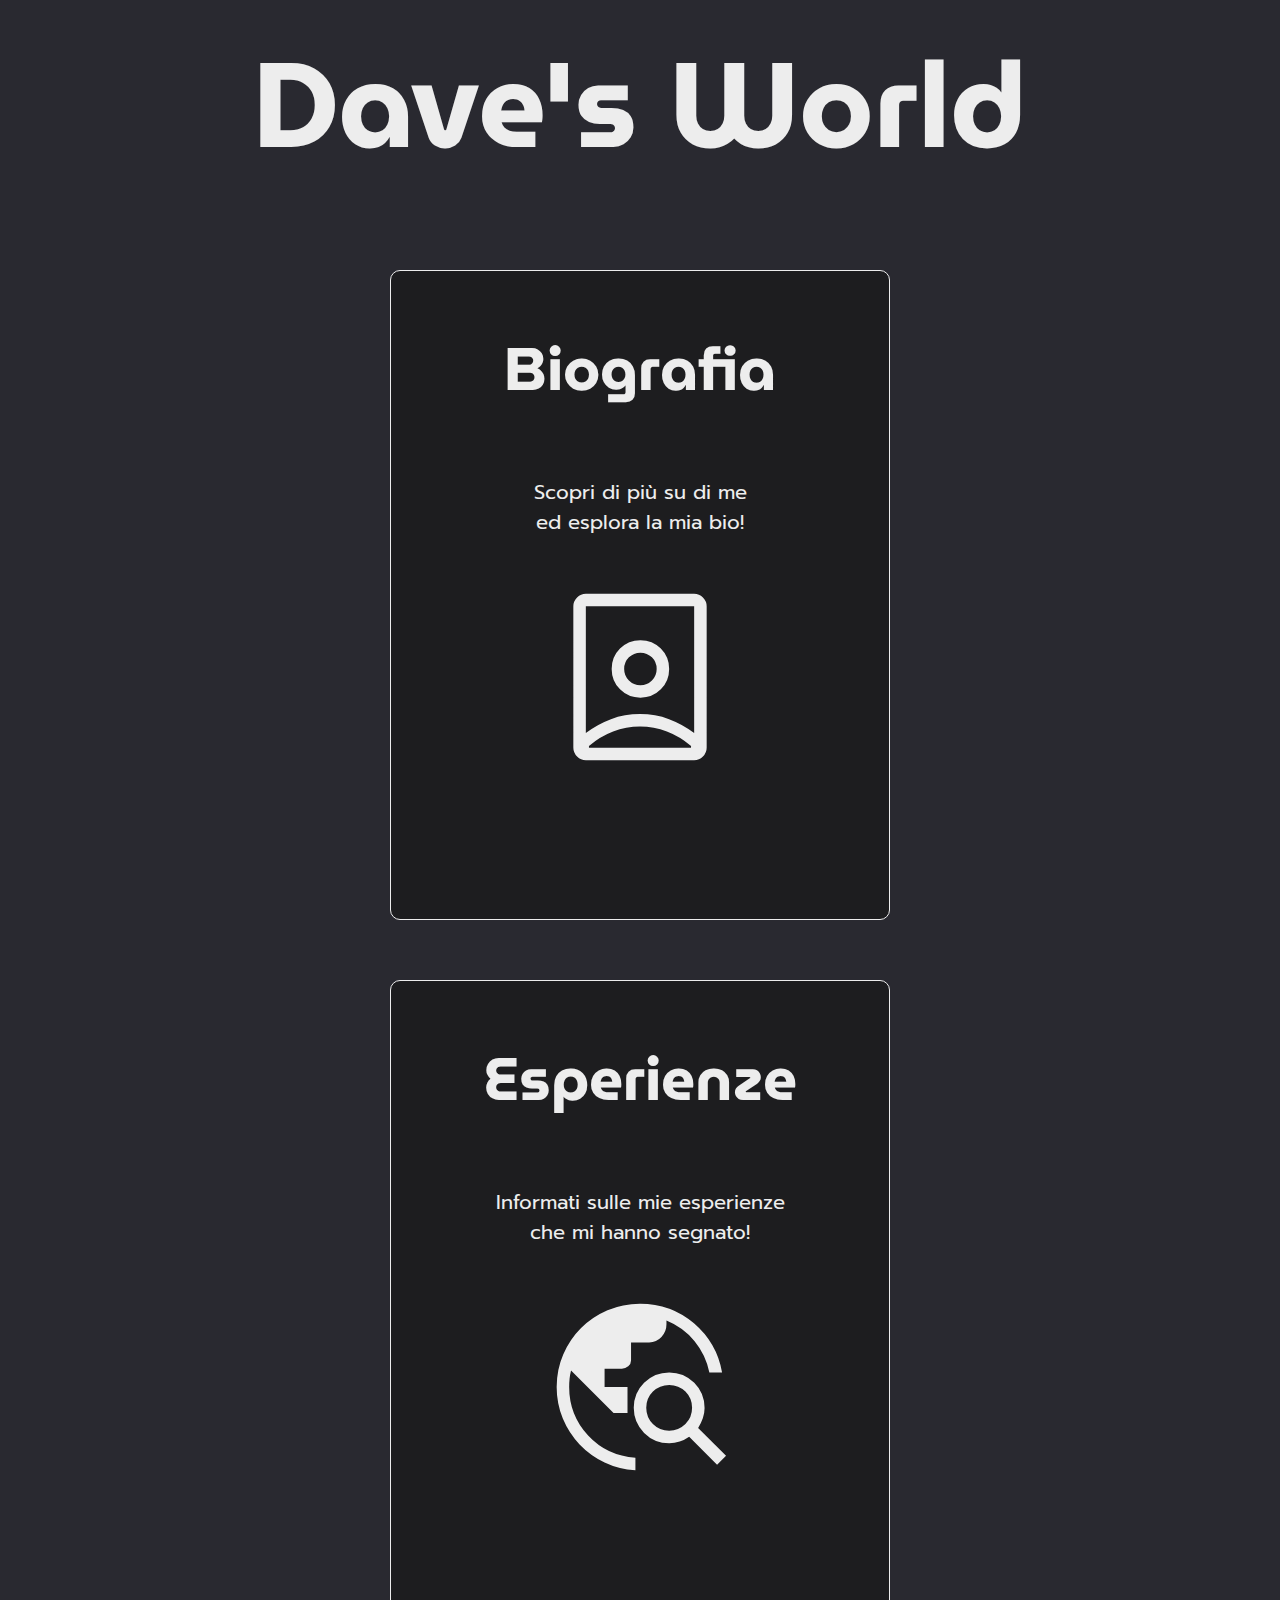
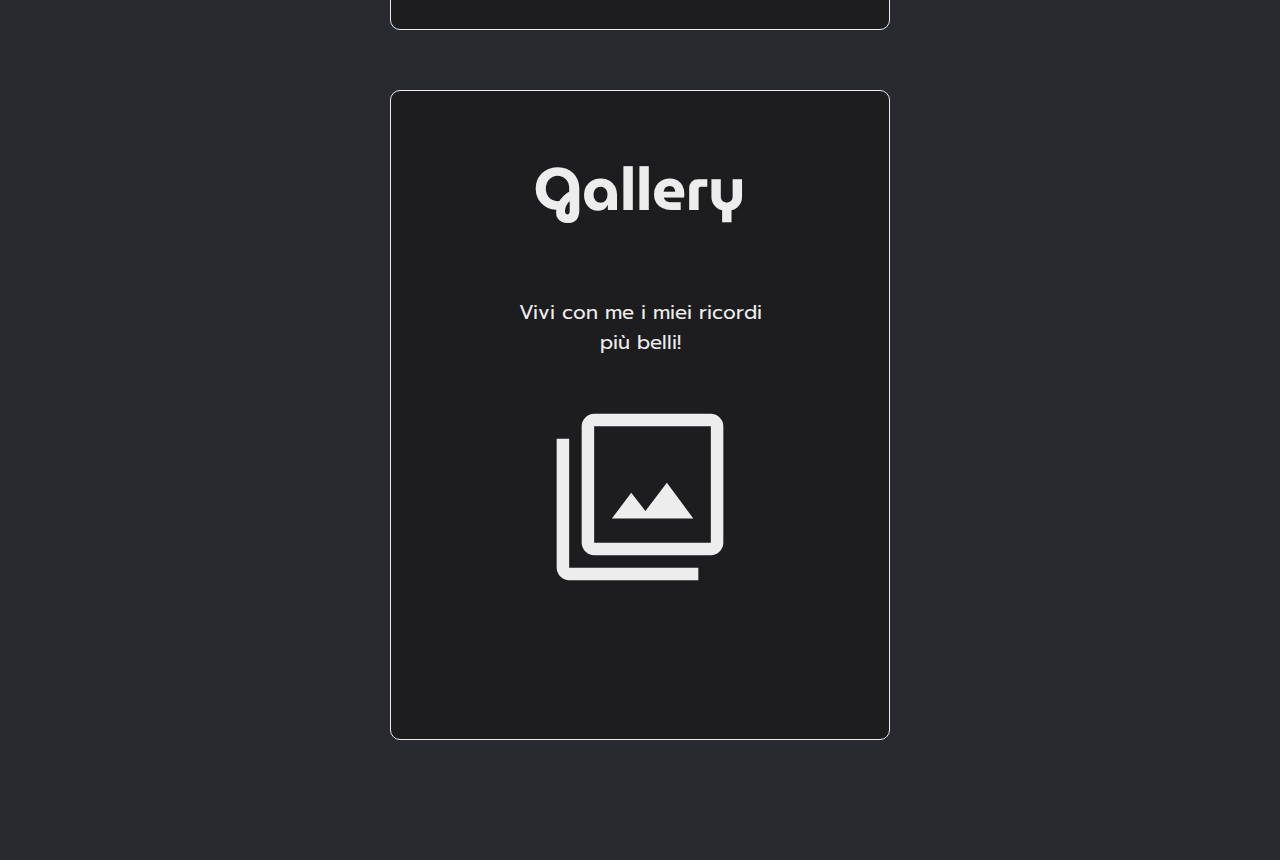
<file: index.html>
<!DOCTYPE html>
<html lang="en">
<head>
    <meta charset="UTF-8">
    <meta http-equiv="X-UA-Compatible" content="IE=edge">
    <meta name="viewport" content="width=device-width, initial-scale=1.0">
    <link rel="stylesheet" href="style.css">
    <title>Dave's World</title>
</head>
<body class="home-body">
    <div>
        <h1 class="title">Dave's World</h1>
    </div>
    <div class="card-box">
        <a href="./biografia.html">
            <div class="card">
                <h2 class="card-title">Biografia</h2>
                <div class="card-details">
                    <span class="card-span">Scopri di più su di me<br>ed esplora la mia bio!</span>
                </div>
                <div class="svg-box">
                    <img class="svg" src="./assets/person.svg" alt="Travel">
                </div>
            </div>
        </a>
        <a href="./esperienze.html">
            <div class="card">
                <h2 class="card-title">Esperienze</h2>
                <div class="card-details">
                    <span class="card-span">Informati sulle mie esperienze<br>che mi hanno segnato!</span>
                </div>
                <div class="svg-box">
                    <img class="svg" src="./assets/travel_explore.svg" alt="Travel">
                </div>
            </div>
        </a>
        <a href="./gallery.html">
            <div class="card">
                <h2 class="card-title">Gallery</h2>
                <div class="card-details">
                    <span class="card-span">Vivi con me i miei ricordi<br>più belli!</span>
                </div>
                <div class="svg-box">
                    <img class="svg" src="./assets/photo_library.svg" alt="Travel">
                </div>
            </div>
        </a>
    </div>
</body>
<script src="./main.js"></script>
</html>
</file>
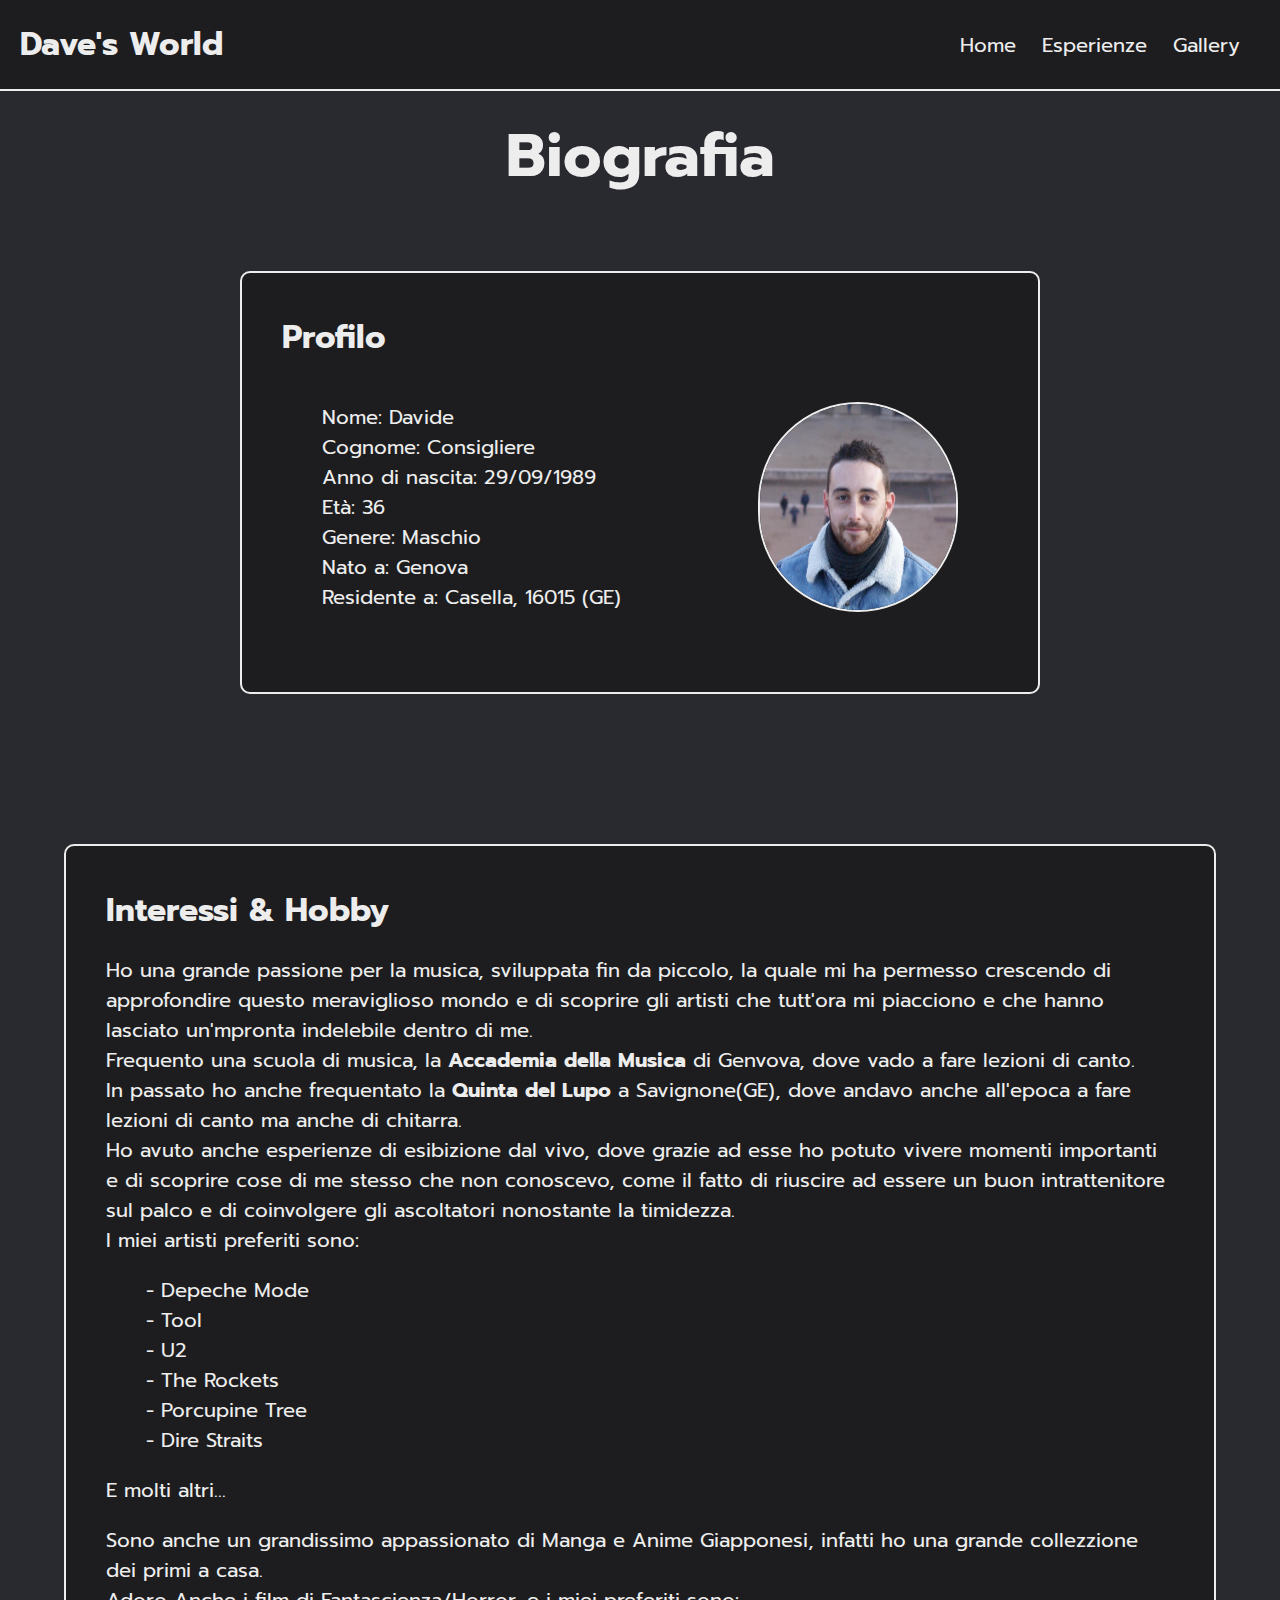
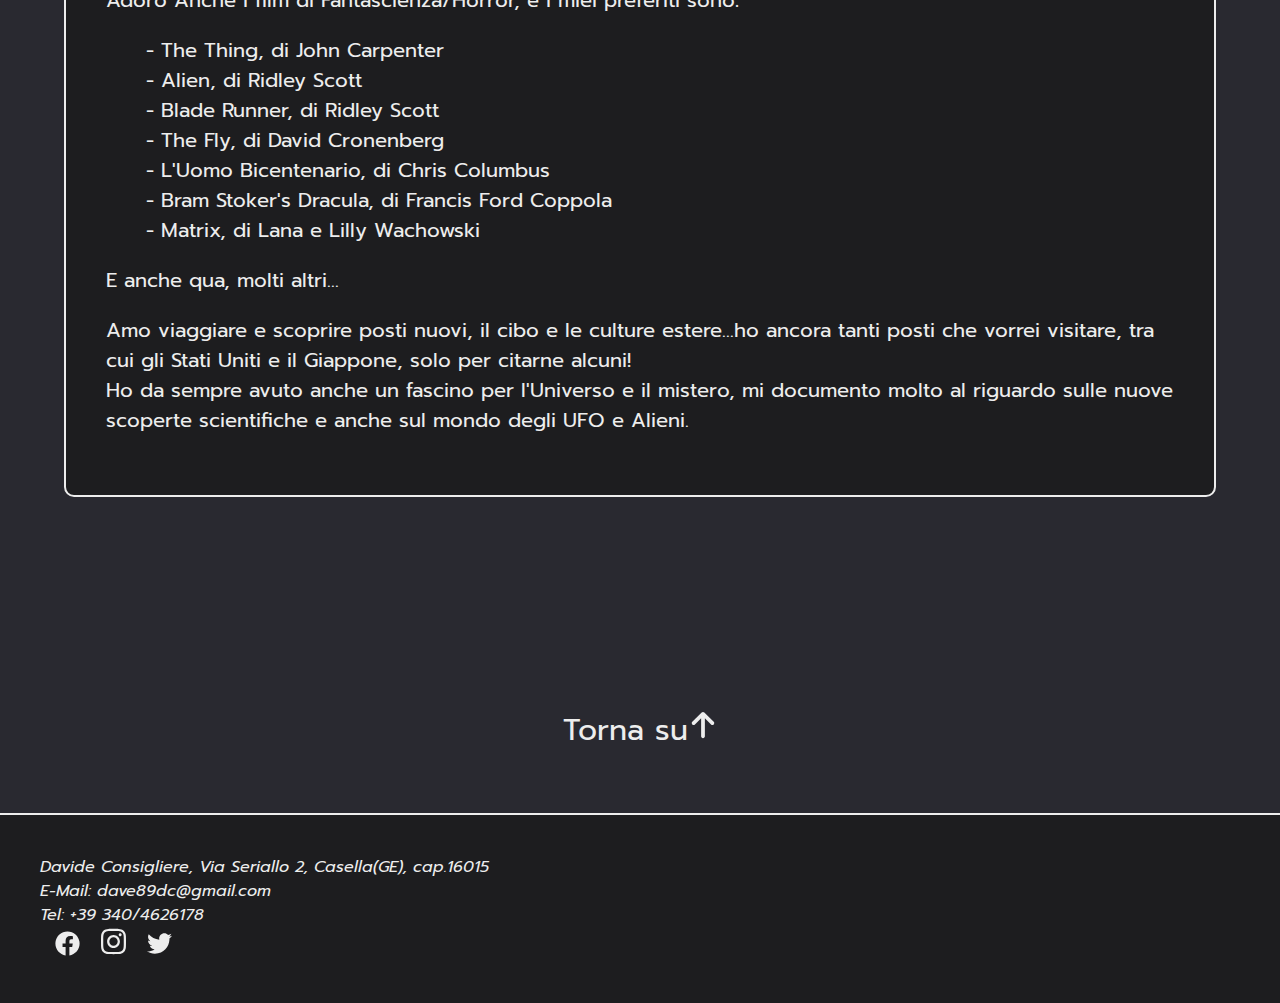
<file: biografia.html>
<!DOCTYPE html>
<html lang="en">
<head>
    <meta charset="UTF-8">
    <meta http-equiv="X-UA-Compatible" content="IE=edge">
    <meta name="viewport" content="width=device-width, initial-scale=1.0">
    <link rel="stylesheet" href="style.css">
    <title>Dave's World - Biografia</title>
</head>
<body>
    <header id="inizio">
        <h1><a href="./index.html">Dave's World</a></h1>
        <div class="menu-box">
            <ul>
                <li><a class="menu-link" href="./index.html">Home</a></li>
                <li><a class="menu-link" href="./esperienze.html">Esperienze</a></li>
                <li><a class="menu-link" href="./gallery.html">Gallery</a></li>
            </ul>
        </div>
    </header>
    <div class="title-box">
        <h1 class="bio-title">Biografia</h1>
    </div>
    <div class="profilo">
        <h1>Profilo</h1>
        <div class="bio-box">
            <img class="foto-profilo" src="./assets/Profilo.jpg" alt="Davide Consigliere">
            <ul class="ul-profilo">
                <li class="lista-profilo">Nome: Davide</li>
                <li class="lista-profilo">Cognome: Consigliere</li>
                <li class="lista-profilo">Anno di nascita: 29/09/1989</li>
                <li id="età" class="lista-profilo"></li>
                <li class="lista-profilo">Genere: Maschio</li>
                <li class="lista-profilo">Nato a: Genova</li>
                <li class="lista-profilo">Residente a: Casella, 16015 (GE)</li>
            </ul>
        </div>
    </div>
    <div id="interessi-hobby" class="biogrphy-box">
        <h1>Interessi & Hobby</h1>
        <p>
            Ho una grande passione per la musica, sviluppata fin da piccolo, la quale mi ha permesso crescendo di approfondire questo meraviglioso mondo e di scoprire gli artisti che tutt'ora mi piacciono e che hanno lasciato un'mpronta indelebile dentro di me.<br>
            Frequento una scuola di musica, la <b>Accademia della Musica</b> di Genvova, dove vado a fare lezioni di canto.<br>
            In passato ho anche frequentato la <b>Quinta del Lupo</b> a Savignone(GE), dove andavo anche all'epoca a fare lezioni di canto ma anche di chitarra.<br>
            Ho avuto anche esperienze di esibizione dal vivo, dove grazie ad esse ho potuto vivere momenti importanti e di scoprire cose di me stesso che non conoscevo, come il fatto di riuscire ad essere un buon intrattenitore sul palco e di coinvolgere gli ascoltatori nonostante la timidezza.<br>
            I miei artisti preferiti sono:
            <ul>
                <li class="band">- Depeche Mode</li>
                <li class="band">- Tool</li>
                <li class="band">- U2</li>
                <li class="band">- The Rockets</li>
                <li class="band">- Porcupine Tree</li>
                <li class="band">- Dire Straits</li>
            </ul>
            <p>E molti altri...</p>
        </p>
        <p>
            Sono anche un grandissimo appassionato di Manga e Anime Giapponesi, infatti ho una grande collezzione dei primi a casa.<br>
            Adoro Anche i film di Fantascienza/Horror, e i miei preferiti sono:
            <ul>
                <li class="band">- The Thing, di John Carpenter</li>
                <li class="band">- Alien, di Ridley Scott</li>
                <li class="band">- Blade Runner, di Ridley Scott</li>
                <li class="band">- The Fly, di David Cronenberg</li>
                <li class="band">- L'Uomo Bicentenario, di Chris Columbus</li>
                <li class="band">- Bram Stoker's Dracula, di Francis Ford Coppola</li>
                <li class="band">- Matrix, di Lana e Lilly Wachowski</li>
            </ul>
            <p>E anche qua, molti altri...</p>
        </p>
        <p>
            Amo viaggiare e scoprire posti nuovi, il cibo e le culture estere...ho ancora tanti posti che vorrei visitare, tra cui gli Stati Uniti e il Giappone, solo per citarne alcuni!<br>
            Ho da sempre avuto anche un fascino per l'Universo e il mistero, mi documento molto al riguardo sulle nuove scoperte scientifiche e anche sul mondo degli UFO e Alieni.
        </p>
    </div>
    <div class="arrow-box">
        <a href="#inizio"><span class="torna-su">Torna su</span><img src="./assets/arrow-up-solid.svg" alt="Torna su"></a>
    </div>
    <footer>
        <address>
            Davide Consigliere, Via Seriallo 2, Casella(GE), cap.16015<br>
            <div class="box-footer">
                E-Mail:<a href="mailto:dave89dc@gmail.com"> dave89dc@gmail.com</a><br>
                Tel:<a href="tel:+39 340 46261788"> +39 340/4626178</a>
            </div>
            <a href="https://www.facebook.com/davide.d.consigliere/" target="_blank"><img class="footer-svg" src="./assets/facebook.svg" alt="Profilo Facebook"></a>
            <a href="https://www.instagram.com/dave.consi/" target="_blank"><img class="footer-svg" src="./assets/instagram.svg" alt="Profilo Instagram"></a>
            <a href="https://twitter.com/dave89dc" target="_blank"><img class="footer-svg" src="./assets/twitter.svg" alt="Profilo Twitter"></a>
        </address>
    </footer>
</body>
<script src="./main.js"></script>
</html>
</file>
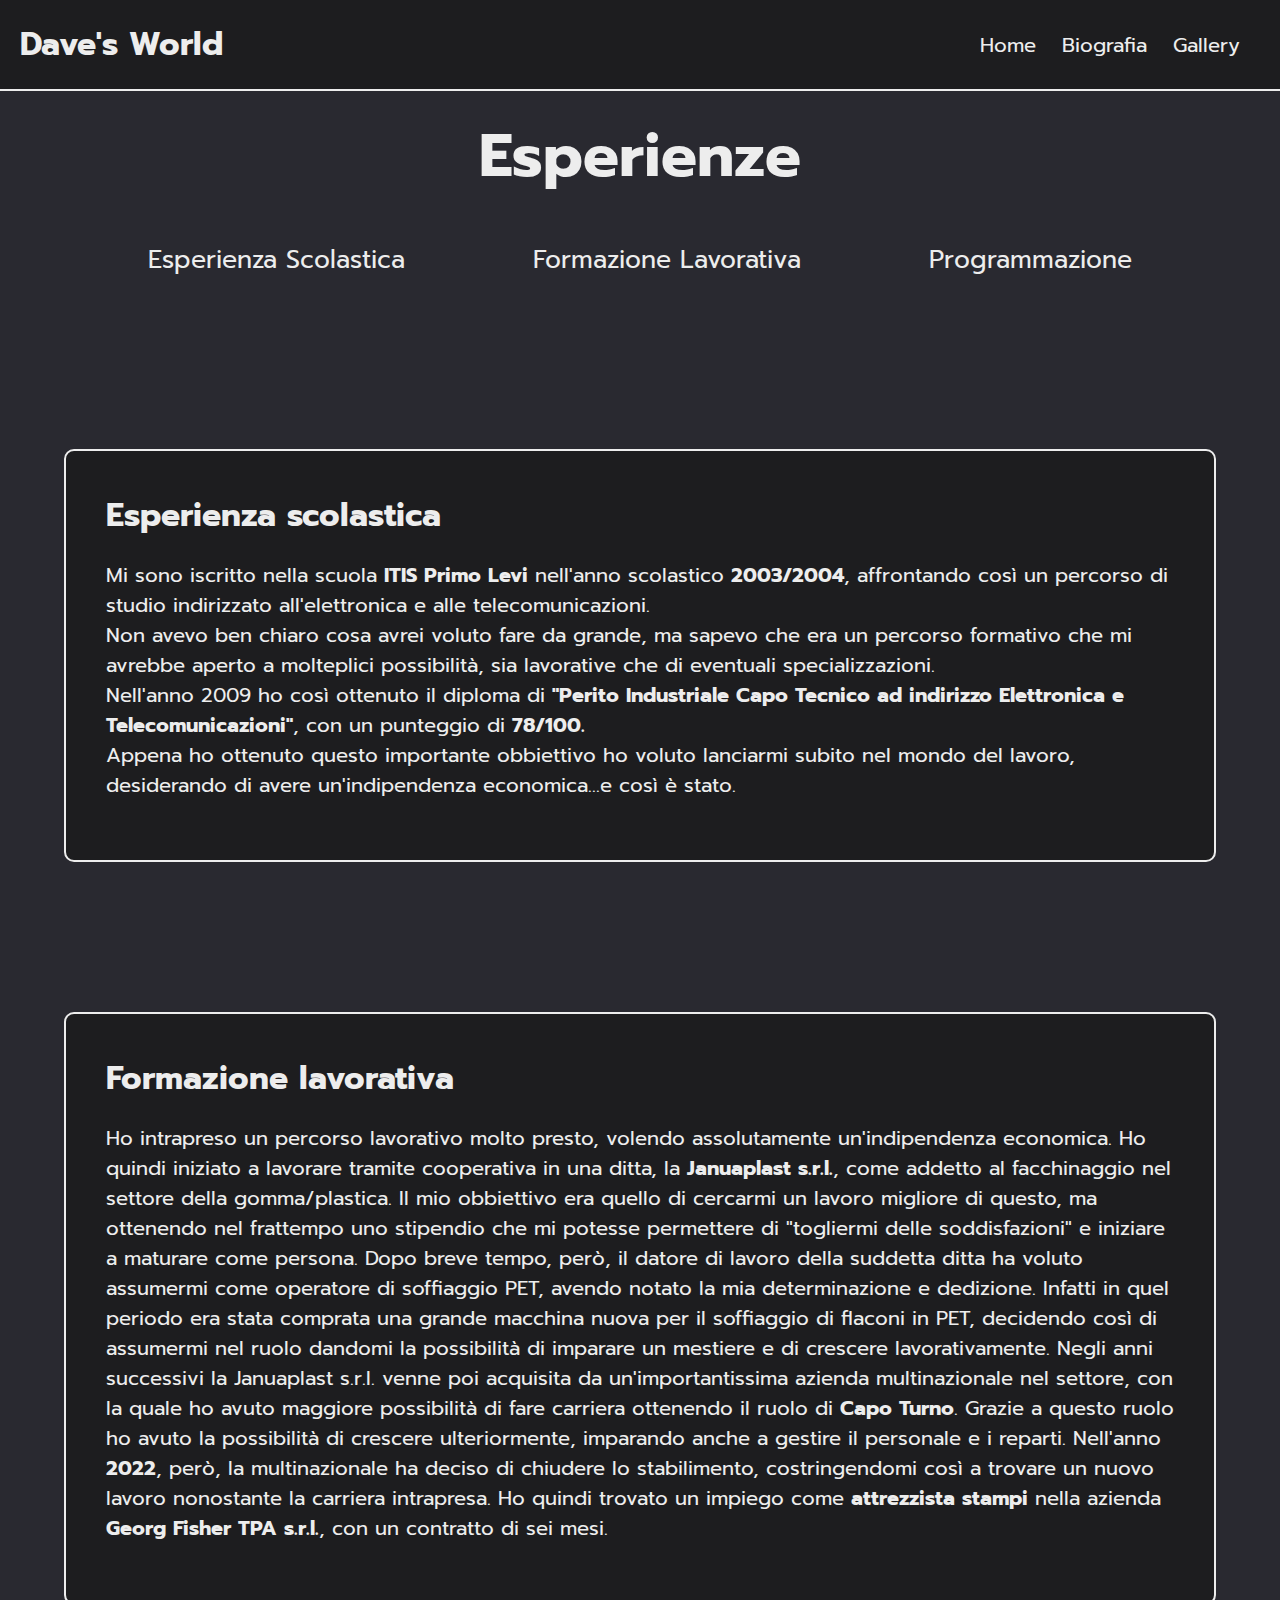
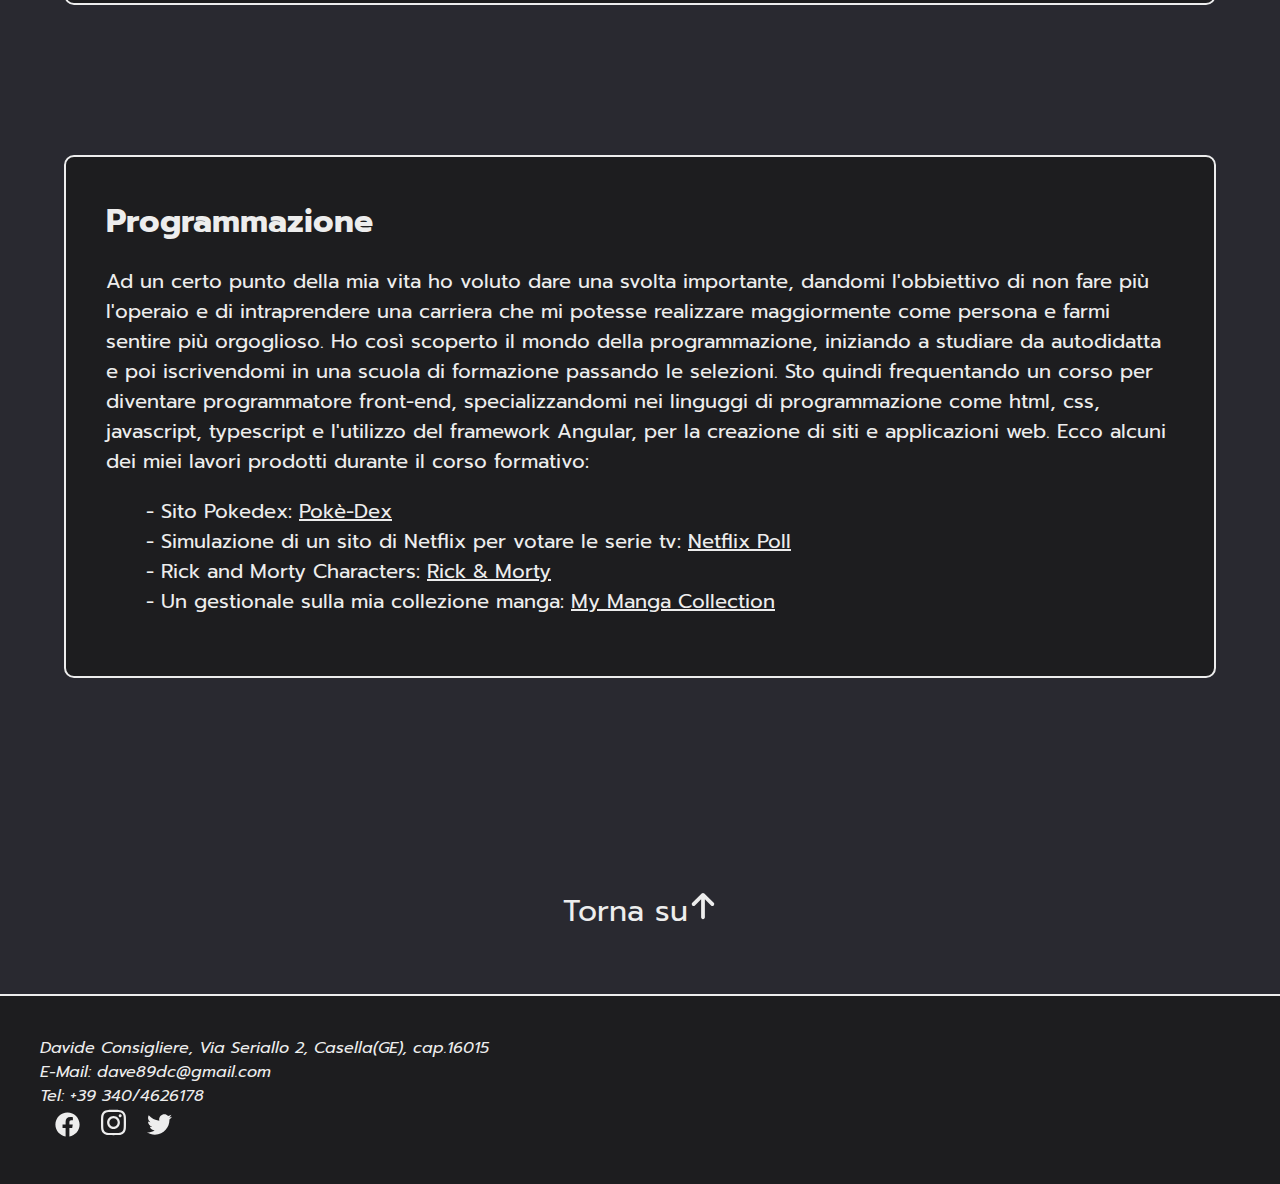
<file: esperienze.html>
<!DOCTYPE html>
<html lang="en">
<head>
    <meta charset="UTF-8">
    <meta http-equiv="X-UA-Compatible" content="IE=edge">
    <meta name="viewport" content="width=device-width, initial-scale=1.0">
    <link rel="stylesheet" href="style.css">
    <title>Dave's World - Esperienze</title>
</head>
<body>
    <header id="inizio">
        <h1><a href="./index.html">Dave's World</a></h1>
        <div class="menu-box">
            <ul>
                <li><a class="menu-link" href="./index.html">Home</a></li>
                <li><a class="menu-link" href="./biografia.html">Biografia</a></li>
                <li><a class="menu-link" href="./gallery.html">Gallery</a></li>
            </ul>
        </div>
    </header>
    <div class="title-box">
        <h1 class="bio-title">Esperienze</h1>
    </div>
    <div class="nav-box">
        <div class="nav"><a class="nav-link" href="#esp-scolastica">Esperienza Scolastica</a></div>
        <div class="nav"><a class="nav-link" href="#form-lavorativa">Formazione Lavorativa</a></div>
        <div class="nav"><a class="nav-link" href="#programmazione">Programmazione</a></div>
    </div>
    <div id="esp-scolastica" class="experience-box">
        <h1>Esperienza scolastica</h1>
        <p>
            Mi sono iscritto nella scuola <b>ITIS Primo Levi</b> nell'anno scolastico <b>2003/2004</b>, affrontando così un percorso di studio indirizzato all'elettronica e alle telecomunicazioni.<br>
            Non avevo ben chiaro cosa avrei voluto fare da grande, ma sapevo che era un percorso formativo che mi avrebbe aperto a molteplici possibilità, sia lavorative che di eventuali specializzazioni.<br>
            Nell'anno 2009 ho così ottenuto il diploma di <b>"Perito Industriale Capo Tecnico ad indirizzo Elettronica e Telecomunicazioni"</b>, con un punteggio di <b>78/100.</b><br>
            Appena ho ottenuto questo importante obbiettivo ho voluto lanciarmi subito nel mondo del lavoro, desiderando di avere un'indipendenza economica...e così è stato.
        </p>
    </div>
    <div id="form-lavorativa" class="experience-box">
        <h1>Formazione lavorativa</h1>
        <p>
            Ho intrapreso un percorso lavorativo molto presto, volendo assolutamente un'indipendenza economica.
            Ho quindi iniziato a lavorare tramite cooperativa in una ditta, la <b>Januaplast s.r.l.</b>, come addetto al facchinaggio nel settore della gomma/plastica.
            Il mio obbiettivo era quello di cercarmi un lavoro migliore di questo, ma ottenendo nel frattempo uno stipendio che mi potesse permettere di "togliermi delle soddisfazioni" e iniziare a maturare come persona.
            Dopo breve tempo, però, il datore di lavoro della suddetta ditta ha voluto assumermi come operatore di soffiaggio PET, avendo notato la mia determinazione e dedizione.
            Infatti in quel periodo era stata comprata una grande macchina nuova per il soffiaggio di flaconi in PET, decidendo così di assumermi nel ruolo dandomi la possibilità di imparare un mestiere e di crescere lavorativamente.
            Negli anni successivi la Januaplast s.r.l. venne poi acquisita da un'importantissima azienda multinazionale nel settore, con la quale ho avuto maggiore possibilità di fare carriera ottenendo il ruolo di <b>Capo Turno</b>.
            Grazie a questo ruolo ho avuto la possibilità di crescere ulteriormente, imparando anche a gestire il personale e i reparti.
            Nell'anno <b>2022</b>, però, la multinazionale ha deciso di chiudere lo stabilimento, costringendomi così a trovare un nuovo lavoro nonostante la carriera intrapresa.
            Ho quindi trovato un impiego come <b>attrezzista stampi</b> nella azienda <b>Georg Fisher TPA s.r.l.</b>, con un contratto di sei mesi.
            
        </p>
    </div>
    <div id="programmazione" class="experience-box">
        <h1 class="prog-title">Programmazione</h1>
        <p>
            Ad un certo punto della mia vita ho voluto dare una svolta importante, dandomi l'obbiettivo di non fare più l'operaio e di intraprendere una carriera che mi potesse realizzare maggiormente come persona e farmi sentire più orgoglioso.
            Ho così scoperto il mondo della programmazione, iniziando a studiare da autodidatta e poi iscrivendomi in una scuola di formazione passando le selezioni.
            Sto quindi frequentando un corso per diventare programmatore front-end, specializzandomi nei linguggi di programmazione come html, css, javascript, typescript e l'utilizzo del framework Angular, per la creazione di siti e applicazioni web.
            Ecco alcuni dei miei lavori prodotti durante il corso formativo:
            <ul>
                <li class="sito">- Sito Pokedex: <a class="link-sito" href="https://dave89dc.github.io/Pok-dex/" target="_blank">Pokè-Dex</a></li>
                <li class="sito">- Simulazione di un sito di Netflix per votare le serie tv: <a class="link-sito" href="https://dave89dc.github.io/neflix-poll/" target="_blank">Netflix Poll</a></li>
                <li class="sito">- Rick and Morty Characters: <a class="link-sito" href="https://dave89dc.github.io/Rick-and-Morty/" target="_blank">Rick & Morty</a></li>
                <li class="sito">- Un gestionale sulla mia collezione manga: <a class="link-sito" href="https://dave89dc.github.io/Manga-Collection/" target="_blank">My Manga Collection</a></li>
            </ul>
        </p>
    </div>
    <div class="arrow-box">
        <a href="#inizio"><span class="torna-su">Torna su</span><img src="./assets/arrow-up-solid.svg" alt="Torna su"></a>
    </div>
    <footer>
        <address>
            Davide Consigliere, Via Seriallo 2, Casella(GE), cap.16015<br>
            <div class="box-footer">
                E-Mail:<a href="mailto:dave89dc@gmail.com"> dave89dc@gmail.com</a><br>
                Tel:<a href="tel:+39 340 46261788"> +39 340/4626178</a>
            </div>
            <a href="https://www.facebook.com/davide.d.consigliere/" target="_blank"><img class="footer-svg" src="./assets/facebook.svg" alt="Profilo Facebook"></a>
            <a href="https://www.instagram.com/dave.consi/" target="_blank"><img class="footer-svg" src="./assets/instagram.svg" alt="Profilo Instagram"></a>
            <a href="https://twitter.com/dave89dc" target="_blank"><img class="footer-svg" src="./assets/twitter.svg" alt="Profilo Twitter"></a>
        </address>
    </footer>
</body>
<script src="./main.js"></script>
</html>
</file>
<file: style.css>
@import url('https://fonts.googleapis.com/css2?family=MuseoModerno:wght@500;600;700;800&family=Prompt:wght@400;500;600;700&display=swap');

*{
    box-sizing: border-box;
    transition: all 0.2s ease-out;
}

html {
    scroll-behavior: smooth;
}

body{
    margin: 0px;
    padding: 0px;
    background-color: rgb(41, 41, 48);
    font-family: Prompt, sans-serif;
}

/* width */
::-webkit-scrollbar {
    width: 5px;
    height: 5px;
}
  
  /* Track */
::-webkit-scrollbar-track {
    box-shadow: inset 0 0 5px transparent;
    border-radius: 10px;
}
  
  /* Handle */
::-webkit-scrollbar-thumb {
    background: rgba(237, 237, 237, 0.4);
    border-radius: 10px;
}

/* HOME (index.html) --------------------------------------------------------------------------- */

.home-body{
    background-color: rgb(41, 41, 48);
    min-height: 100vh;
    overflow-y: hidden;
}

a{
    text-decoration: none;
    color: rgb(237, 237, 237);
}

.title{
    color: rgb(237, 237, 237);
    font-size: 120px;
    font-family: MuseoModerno, sans-serif;
    margin: 10px;
    text-align: center;
}

.card-box{
    width: 100%;
    padding-top: 60px;
    padding-bottom: 60px;
    display: flex;
    justify-content: space-evenly;
    align-items: center;
}

.card{
    width: 400px;
    height: 550px;
    background-color: rgb(29, 29, 31);
    border-radius: 10px;
    cursor: pointer;
    border: 1px solid rgb(237, 237, 237);
    transition: transform 0.2s ease-out;
}

.card:hover{
    transform: scale(1.08);
    background-color: rgb(47, 47, 54);
    border-radius: 10px;
}

.card:hover h2{
    text-decoration: underline;
}

.card:active{
    background-color: rgb(88, 88, 98);
}

.card-title{
    color: rgb(237, 237, 237);
    font-size: 60px;
    text-align: center;
    font-family: MuseoModerno, sans-serif;
}

.card-details{
    padding: 10px;
    text-align: center;
}

.card-span{
    color: rgb(237, 237, 237);
    font-size: 20px;
}

.svg-box{
    display: flex;
    justify-content: center;
    margin-top: 30px;
}

.svg{
    width: 150px;
}


/* HEADER per tutte le pagine -------------------------------------------------------------------------------- */


header{
    width: 100%;
    padding: 20px;
    display: flex;
    justify-content: space-between;
    background-color: rgb(29, 29, 31);
    border-bottom: 2px solid rgb(237, 237, 237);
}

h1{
    color: rgb(237, 237, 237);
    margin: 0px;
    height: fit-content;
}

.menu-box{
    display: flex;
    align-items: center;
}

ul{
    margin: 0px;
}

li{
    display: inline;
    margin-right: 20px;
    font-size: 20px;
}

.menu-link:hover{
    text-decoration: underline;
}


/* Biografia ----------------------------------------------------------------------- */


.title-box{
    width: 100%;
    padding: 20px;
}

.bio-title{
    font-size: 60px;
    text-align: center;
}

.profilo{
    width: 800px;
    padding: 40px;
    border: 2px solid rgb(237, 237, 237);
    border-radius: 10px;
    background-color: rgb(29, 29, 31);
    margin: 50px auto;
}

.bio-box{
    margin: 40px;
    display: flex;
    flex-direction: row-reverse;
    justify-content: space-between;
}

.foto-profilo{
    width: 200px;
    border-radius: 120px;
    border: 2px solid rgb(237, 237, 237);
}

.ul-profilo{
    padding-left: 0px;
}

.lista-profilo{
    display: block;
    color: rgb(237, 237, 237);
}

.biogrphy-box{
    width: 90%;
    margin: auto;
    background-color: rgb(29, 29, 31);
    border: 2px solid rgb(237, 237, 237);
    border-radius: 10px;
    padding: 40px;
    margin-top: 150px;
    margin-bottom: 150px;
}

p{
    color: rgb(237, 237, 237);
    font-size: 20px;
}

.band{
    color: rgb(237, 237, 237);
    display: block;
}

.arrow-box{
    width: 100%;
    padding: 60px;
    text-align: center;
}

.torna-su{
    font-size: 30px;
}

.torna-su:hover{
    text-decoration: underline;
}


/* Esperienze ------------------------------------------------------------------------------*/


.nav-box{
    display: flex;
    justify-content: space-evenly;
    padding: 20px;
    margin-bottom: 60px;
}

.nav{
    transition: transform 0.1s ease-out;
}

.nav:hover{
    transform: scale(1.1);
}

.nav:hover .nav-link{
    text-decoration: underline;
}

.nav-link{
    font-size: 25px;
}

.sito{
    color: rgb(237, 237, 237);
    display: block;
}

.link-sito{
    text-decoration: underline;
}

.link-sito:hover{
    color: rgba(229, 231, 255, 0.712);
}

.experience-box{
    width: 90%;
    margin: auto;
    background-color: rgb(29, 29, 31);
    border: 2px solid rgb(237, 237, 237);
    border-radius: 10px;
    padding: 40px;
    margin-top: 150px;
    margin-bottom: 150px;
}


/* GALLERY ---------------------------------------------------------------------------------*/

.foto-container{
    width: 800px;
    height: 400px;
    display: flex;
    flex-direction: column;
    justify-content: space-evenly;
    margin: 60px auto;
    background-color: rgb(29, 29, 31);
    border: 2px solid rgb(237, 237, 237);
    border-radius: 10px;
}

.foto-title{
    text-align: center;
    color: rgb(237, 237, 237);
}

.foto-box{
    width: 100%;
    display: flex;
    align-items: center;
    overflow-x: scroll;
}

.foto{
    width: 200px;
    margin: 20px;
}



/* FOOTER -----------------------------------------------------------------------------------*/


footer{
    width: 100%;
    padding: 40px;
    background-color: rgb(29, 29, 31);
    border-top: 2px solid rgb(237, 237, 237);
}

address{
    color: rgb(237, 237, 237);
}

.footer-svg{
    width: 25px;
    margin-left: 15px;
}




/* ----------------------------------------------------------------------------------------- */

/* MODIFICHE SCHERMI */

/* Home (index.html) */

@media screen and (max-width: 1345px){

    .card-box{
        flex-direction: column;
    }

    .card{
        width: 500px;
        height: 650px;
        margin-bottom: 60px;
    }

    .svg{
        width: 200px;
    }

}

@media screen and (max-width: 830px){

    .title{
        font-size: 100px;
    }

}

@media screen and (max-width: 675px){

    .title{
        font-size: 80px;
    }

    .card{
        width: 450px;
        height: 550px;
    }

    .svg{
        width: 150px;
    }

}

@media screen and (max-width: 550px){

    .title{
        font-size: 60px;
    }

    .card{
        width: 400px;
        height: 500px;
    }

}

@media screen and (max-width: 435px){

    .title{
        font-size: 65px;
    }

    .card{
        width: 100%;
        height: 500px;
    }

    .card:hover{
        transform: none;
    }

}

@media screen and (max-width: 340px){

    .card-title{
        font-size: 40px;
    }

    .svg{
        width: 120px;
    }

    .svg-box{
        margin-top: 60px;
    }

}


/* Header --------------------------------------------------------------- */


@media screen and (max-width: 588px){

    header{
        flex-direction: column;
    }

    h1{
        margin-bottom: 30px;
    }
    
    ul{
        padding-left: 0px;
    }

}

@media screen and (max-width: 350px){

    li{
        display: block;
        margin-bottom: 20px;
    }

}


/* Biografia ------------------------------------------------------------------ */



@media screen and (max-width: 812px){

    .bio-box{
        flex-direction: column;
    }

    .profilo{
        width: 100%;
    }

    .foto-profilo{
        margin-bottom: 30px;
    }

    .esp-scolastica-box{
        width: 100%;
    }

}

@media screen and (max-width: 350px){

    .bio-title{
        font-size: 45px;
        text-align: start;
    }

    .foto-profilo{
        width: 130px;
    }

}


/* Esperienze ----------------------------------------------------------------*/


@media screen and (max-width: 915px){

    .nav-box{
        flex-direction: column;
    }

    .nav{
        margin-bottom: 20px;
    }

}

@media screen and (max-width: 385px){

    .prog-title{
        word-wrap: break-word;
    }

}
</file>
